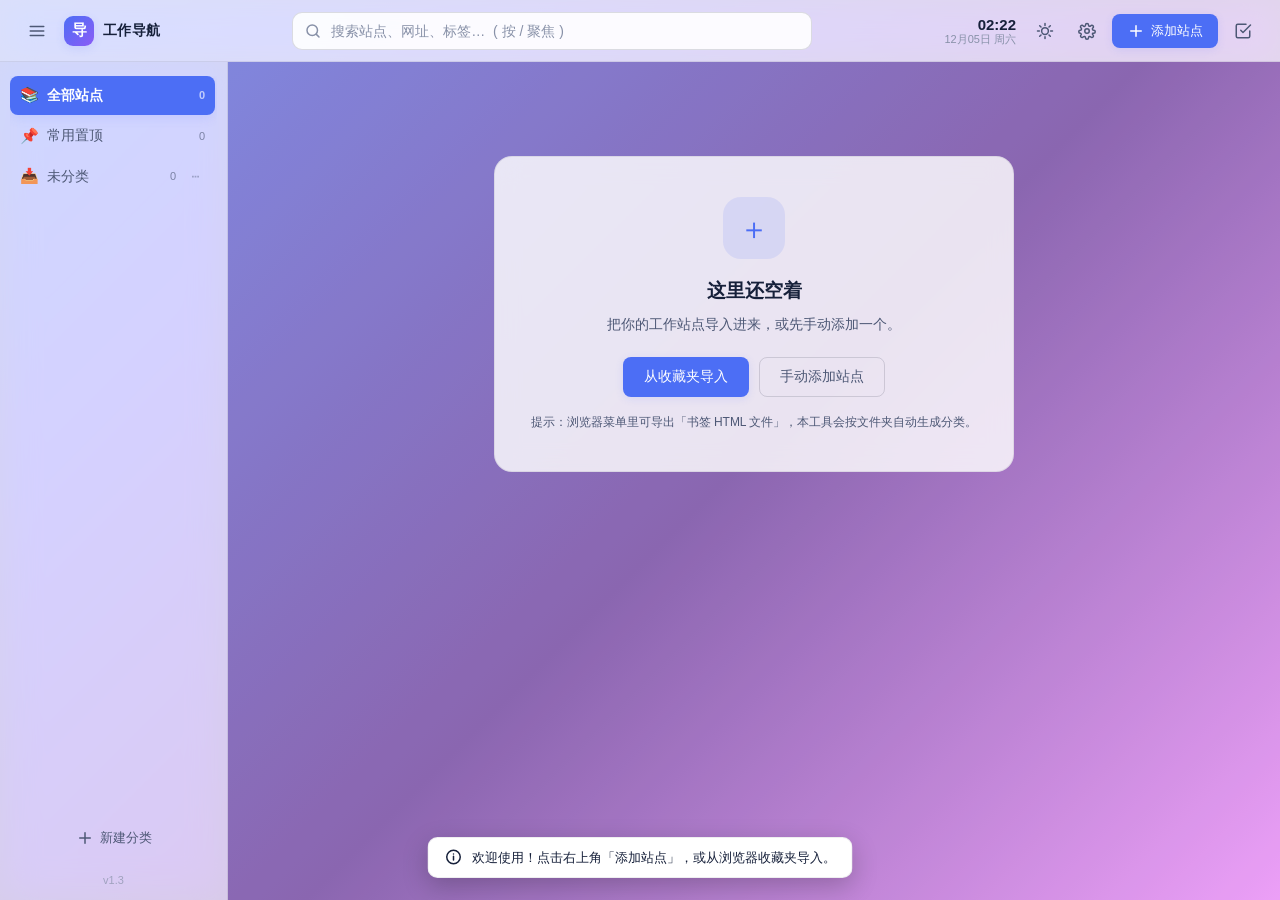
<file: index.html>
<!DOCTYPE html>
<html data-theme="light" lang="zh-CN">
<head>
<meta charset="UTF-8">
<meta content="width=device-width, initial-scale=1.0" name="viewport">
<meta content="工作导航 · 纯本地的个人工作网址导航页：卡片式收藏、收藏夹导入、拼音搜索、自定义壁纸，数据只存在你自己的浏览器里。" name="description">
<meta content="#667eea" name="theme-color">
<meta content="website" property="og:type">
<meta content="工作导航 · 你的工作站点桌面" property="og:title">
<meta content="把 OA、GitLab、监控大盘、内部 Wiki 收进一个页面，支持收藏夹导入、拼音搜索与自定义壁纸。" property="og:description">
<meta content="summary" name="twitter:card">
<link href="assets/favicon.svg" rel="icon" type="image/svg+xml">
<link href="assets/favicon.svg" rel="apple-touch-icon">
<link href="manifest.webmanifest" rel="manifest">
<title>工作导航</title>
<link href="assets/css/base.css" rel="stylesheet">
<link href="assets/css/layout.css" rel="stylesheet">
<link href="assets/css/components.css" rel="stylesheet">
</head>
<body>

<!-- ===== 背景层 ===== -->
<div class="bg-layer" id="bgLayer">
  <div class="bg-overlay" id="bgOverlay"></div>
</div>

<!-- ===== 顶栏 ===== -->
<header class="topbar">
  <div class="topbar-left">
    <button aria-expanded="true" aria-label="折叠侧边栏" class="icon-btn" id="btnSidebarToggle" title="折叠侧边栏">
      <svg class="ico" viewBox="0 0 24 24"><path d="M3 6h18M3 12h18M3 18h18"/></svg>
    </button>
    <div class="brand">
      <span class="brand-mark">导</span>
      <span class="brand-text">工作导航</span>
    </div>
  </div>

  <div class="topbar-center">
    <div class="search-wrap">
      <svg class="ico search-ico" viewBox="0 0 24 24"><circle cx="11" cy="11" r="7"/><path d="M20 20l-3.5-3.5"/></svg>
      <input autocomplete="off" class="search-input" id="searchInput" placeholder="搜索站点、网址、标签…  ( 按 / 聚焦 )" spellcheck="false" type="text">
      <button class="icon-btn search-clear" hidden id="btnSearchClear" title="清空">
        <svg class="ico" viewBox="0 0 24 24"><path d="M6 6l12 12M18 6L6 18"/></svg>
      </button>
    </div>
  </div>

  <div class="topbar-right">
    <div class="clock" id="clock" title="当前时间">
      <span class="clock-time" id="clockTime">--:--</span>
      <span class="clock-date" id="clockDate">----</span>
    </div>
    <button class="icon-btn" id="btnTheme" title="切换主题">
      <svg class="ico ico-sun" viewBox="0 0 24 24"><circle cx="12" cy="12" r="4.5"/><path d="M12 2v2.5M12 19.5V22M2 12h2.5M19.5 12H22M4.9 4.9l1.8 1.8M17.3 17.3l1.8 1.8M19.1 4.9l-1.8 1.8M6.7 17.3l-1.8 1.8"/></svg>
      <svg class="ico ico-moon" viewBox="0 0 24 24"><path d="M20 14.5A8.5 8.5 0 0 1 9.5 4a8.5 8.5 0 1 0 10.5 10.5z"/></svg>
    </button>
    <button class="icon-btn" id="btnSettings" title="设置">
      <svg class="ico" viewBox="0 0 24 24"><circle cx="12" cy="12" r="3"/><path d="M19.4 15a1.7 1.7 0 0 0 .3 1.9l.1.1a2 2 0 1 1-2.8 2.8l-.1-.1a1.7 1.7 0 0 0-2.9 1.2 2 2 0 1 1-4 0 1.7 1.7 0 0 0-2.9-1.2l-.1.1a2 2 0 1 1-2.8-2.8l.1-.1A1.7 1.7 0 0 0 3 15a2 2 0 1 1 0-4 1.7 1.7 0 0 0 1.2-2.9l-.1-.1a2 2 0 1 1 2.8-2.8l.1.1A1.7 1.7 0 0 0 10 4.1a2 2 0 1 1 4 0 1.7 1.7 0 0 0 2.9 1.2l.1-.1a2 2 0 1 1 2.8 2.8l-.1.1A1.7 1.7 0 0 0 21 11a2 2 0 1 1 0 4z"/></svg>
    </button>
    <button class="btn btn-primary" id="btnAddSite">
      <svg class="ico" viewBox="0 0 24 24"><path d="M12 5v14M5 12h14"/></svg>
      <span>添加站点</span>
    </button>
    <button class="icon-btn" id="btnSelectMode" title="多选 / 批量操作">
      <svg class="ico" viewBox="0 0 24 24"><path d="M9 11l3 3L22 4"/><path d="M21 12v7a2 2 0 0 1-2 2H5a2 2 0 0 1-2-2V5a2 2 0 0 1 2-2h11"/></svg>
    </button>
    <span class="readonly-badge" hidden id="readonlyBadge">只读快照</span>
  </div>
</header>

<!-- ===== 主体 ===== -->
<div class="shell">
  <aside class="sidebar" id="sidebar">
    <nav class="cat-list" id="catList"></nav>
    <div class="sidebar-foot">
      <button class="btn btn-ghost btn-block" id="btnAddCategory">
        <svg class="ico" viewBox="0 0 24 24"><path d="M12 5v14M5 12h14"/></svg>
        <span>新建分类</span>
      </button>
      <div class="app-ver" id="appVer"></div>
    </div>
  </aside>

  <div class="sidebar-mask" hidden id="sidebarMask"></div>

  <main class="content" id="content">
    <div class="board" id="board"></div>
    <div class="empty-state" hidden id="emptyState">
      <div class="empty-illus">＋</div>
      <h2>这里还空着</h2>
      <p>把你的工作站点导入进来，或先手动添加一个。</p>
      <div class="empty-actions">
        <button class="btn btn-primary btn-lg" id="btnEmptyImport">从收藏夹导入</button>
        <button class="btn btn-outline btn-lg" id="btnEmptyAdd">手动添加站点</button>
      </div>
      <p class="empty-tip">提示：浏览器菜单里可导出「书签 HTML 文件」，本工具会按文件夹自动生成分类。</p>
    </div>
  </main>
</div>

<!-- ===== 站点编辑弹窗 ===== -->
<div class="modal" hidden id="siteModal">
  <div class="modal-mask" data-close></div>
  <div class="modal-panel">
    <div class="modal-head">
      <h3 id="siteModalTitle">添加站点</h3>
      <button class="icon-btn" data-close title="关闭">
        <svg class="ico" viewBox="0 0 24 24"><path d="M6 6l12 12M18 6L6 18"/></svg>
      </button>
    </div>
    <div class="modal-tip" id="siteImportTip">
      <svg class="ico" viewBox="0 0 24 24"><path d="M4 6.5A1.5 1.5 0 0 1 5.5 5H9l2 2h7a1.5 1.5 0 0 1 1.5 1.5v9A1.5 1.5 0 0 1 18 19H5.5A1.5 1.5 0 0 1 4 17.5z"/><path d="M9 13.5h6M12 10.5v6"/></svg>
      <span class="modal-tip-text">要一次添加多个站点？<button class="link-btn" id="btnImportFromBookmark" type="button">从浏览器书签导入</button>；只补一条？<button class="link-btn" id="btnPickFromBookmark" type="button">从收藏夹挑一个</button>，会填入本表单并归到当前选中的分类，不新建分类。</span>
    </div>
    <div class="modal-body">
      <form class="form" id="siteForm" novalidate>
        <input id="fSiteId" type="hidden">
        <div class="form-row">
          <label class="field">
            <span class="field-label">站点名称 <b class="req">*</b></span>
            <input autocomplete="off" id="fName" maxlength="30" placeholder="例如：公司 OA" type="text">
            <span class="field-err" id="errName"></span>
          </label>
        </div>
        <div class="form-row">
          <label class="field">
            <span class="field-label">网址 <b class="req">*</b></span>
            <input autocomplete="off" id="fUrl" placeholder="https://oa.example.com" spellcheck="false" type="text">
            <span class="field-err" id="errUrl"></span>
          </label>
        </div>
        <div class="form-row form-row-2">
          <label class="field">
            <span class="field-label">归属分类</span>
            <select id="fCategory"></select>
          </label>
          <label class="field">
            <span class="field-label">打开方式</span>
            <select id="fOpenIn">
              <option value="default">跟随全局设置</option>
              <option value="new">新标签页</option>
              <option value="self">当前页</option>
            </select>
          </label>
        </div>
        <div class="form-row">
          <label class="field">
            <span class="field-label">描述 <i class="opt">(选填)</i></span>
            <input autocomplete="off" id="fDesc" maxlength="60" placeholder="一句话说明这个站点用来做什么" type="text">
          </label>
        </div>
        <div class="form-row">
          <label class="field">
            <span class="field-label">图标地址 <i class="opt">(选填，留空自动获取)</i></span>
            <input autocomplete="off" id="fIcon" placeholder="https://…/favicon.ico" spellcheck="false" type="text">
          </label>
        </div>
        <div class="form-row">
          <label class="field">
            <span class="field-label">标签 <i class="opt">(选填，逗号分隔)</i></span>
            <input autocomplete="off" id="fTags" placeholder="常用, 内网" type="text">
          </label>
        </div>
        <div class="form-row form-row-inline">
          <label class="switch">
            <input id="fPinned" type="checkbox">
            <span class="switch-track"><span class="switch-thumb"></span></span>
            <span class="switch-label">置顶显示</span>
          </label>
        </div>
      </form>

      <aside class="preview-pane">
        <div class="preview-title">实时预览</div>
        <div class="site-card is-preview" id="previewCard">
          <div class="card-icon" id="previewIcon"></div>
          <div class="card-main">
            <div class="card-name" id="previewName">站点名称</div>
            <div class="card-desc" id="previewDesc">站点描述</div>
          </div>
        </div>
      </aside>
    </div>
    <div class="modal-foot">
      <button class="btn btn-ghost" id="btnSaveAndNew">保存并继续添加</button>
      <div class="foot-right">
        <button class="btn btn-outline" data-close>取消</button>
        <button class="btn btn-primary" id="btnSaveSite">保存</button>
      </div>
    </div>
  </div>
</div>

<!-- ===== 从收藏夹挑单个站点 ===== -->
<input accept=".html,.htm,text/html" hidden id="bmFileInput" type="file">
<div class="modal" hidden id="bmPickModal">
  <div class="modal-mask" data-close></div>
  <div class="modal-panel modal-narrow">
    <div class="modal-head">
      <h3>从收藏夹挑一个站点</h3>
      <button class="icon-btn" data-close title="关闭">
        <svg class="ico" viewBox="0 0 24 24"><path d="M6 6l12 12M18 6L6 18"/></svg>
      </button>
    </div>
    <div class="modal-body is-stack">
      <div class="bm-bar">
        <input autocomplete="off" class="text-input bm-search" id="bmSearch" placeholder="搜索名称、网址或书签目录…" spellcheck="false" type="text">
        <span class="bm-count" id="bmCount"></span>
      </div>
      <div class="bm-list" id="bmList"></div>
      <p class="bm-hint" id="bmHint"></p>
      <p class="note-err" hidden id="bmErr"></p>
    </div>
    <div class="modal-foot">
      <span class="foot-note" id="bmFootNote">只会填入表单，不会新建分类</span>
      <div class="foot-right">
        <button class="btn btn-outline" data-close>取消</button>
      </div>
    </div>
  </div>
</div>

<!-- ===== 导入向导弹窗 ===== -->

<div class="modal" hidden id="importModal">
  <div class="modal-mask" data-close></div>
  <div class="modal-panel modal-wide">
    <div class="modal-head">
      <h3>从浏览器收藏夹导入</h3>
      <button class="icon-btn" data-close title="关闭">
        <svg class="ico" viewBox="0 0 24 24"><path d="M6 6l12 12M18 6L6 18"/></svg>
      </button>
    </div>
    <div class="modal-body is-stack">
      <ol class="steps" id="importSteps">
        <li class="step is-active" data-step="1"><span class="step-no">1</span><span>选择文件</span></li>
        <li class="step" data-step="2"><span class="step-no">2</span><span>预览结果</span></li>
        <li class="step" data-step="3"><span class="step-no">3</span><span>确认导入</span></li>
      </ol>

      <!-- 步骤 1 -->
      <section class="step-pane" data-pane="1">
        <div class="dropzone" id="dropzone">
          <svg class="ico drop-ico" viewBox="0 0 24 24"><path d="M12 16V4M7 9l5-5 5 5M4 17v2a2 2 0 0 0 2 2h12a2 2 0 0 0 2-2v-2"/></svg>
          <p class="drop-title">把书签 HTML 文件拖到这里，或点击选择</p>
          <p class="drop-sub">支持 Chrome / Edge / Firefox / 360 导出的书签文件</p>
          <input accept=".html,.htm,text/html" hidden id="fileInput" type="file">
        </div>
        <details class="howto">
          <summary>各浏览器如何导出书签？</summary>
          <table class="mini-table">
            <tr><td>Chrome</td><td>书签管理器（Ctrl+Shift+O）→ 右上角 ⋮ → 导出书签</td></tr>
            <tr><td>Edge</td><td>收藏夹（Ctrl+Shift+O）→ 右上角 … → 导出收藏夹</td></tr>
            <tr><td>Firefox</td><td>书签库（Ctrl+Shift+O）→ 导入和备份 → 导出书签到 HTML</td></tr>
            <tr><td>360 浏览器</td><td>收藏夹 → 管理收藏夹 → 导出</td></tr>
          </table>
          <p class="note-warn">注：Safari 导出的为 plist 格式，暂不支持。</p>
        </details>
        <p class="note-err" hidden id="importErr"></p>
      </section>

      <!-- 步骤 2 -->
      <section class="step-pane" data-pane="2" hidden>
        <div class="stat-row" id="importStats"></div>
        <div class="tree-wrap">
          <div class="tree-head">
            <label class="check">
              <input checked id="checkAllCats" type="checkbox">
              <span>全选 / 全不选</span>
            </label>
            <div class="tree-tools">
              <button class="link-btn" id="btnTreeToggle" type="button">收起全部</button>
              <span class="tree-hint">按书签目录层级展示，可逐个站点勾选</span>
            </div>
          </div>
          <div class="tree" id="importTree"></div>
        </div>
      </section>

      <!-- 步骤 3 -->
      <section class="step-pane" data-pane="3" hidden>
        <div class="mode-group" id="modeGroup">
          <label class="mode-card">
            <input checked name="importMode" type="radio" value="merge">
            <div class="mode-body">
              <div class="mode-title">智能合并 <span class="badge-rec">推荐</span></div>
              <div class="mode-desc">已存在的网址跳过，新网址追加到对应分类，同名分类自动合并</div>
            </div>
          </label>
          <label class="mode-card">
            <input name="importMode" type="radio" value="newonly">
            <div class="mode-body">
              <div class="mode-title">仅新增</div>
              <div class="mode-desc">只导入本地没有的网址，不重复创建同名分类</div>
            </div>
          </label>
          <label class="mode-card is-danger">
            <input name="importMode" type="radio" value="replace">
            <div class="mode-body">
              <div class="mode-title">全量覆盖 <span class="badge-danger">高危</span></div>
              <div class="mode-desc">清空现有全部分类与站点后再导入，操作不可撤销</div>
            </div>
          </label>
        </div>
        <div class="confirm-warn" hidden id="replaceWarn">
          确定要清空当前的站点与分类吗？建议先到「设置 → 数据」导出备份。
        </div>
        <div class="stat-row result-row" hidden id="importResult"></div>
      </section>
    </div>
    <div class="modal-foot">
      <span class="foot-note" id="importFootNote"></span>
      <div class="foot-right">
        <button class="btn btn-outline" hidden id="btnImportBack">上一步</button>
        <button class="btn btn-primary" id="btnImportNext">下一步</button>
      </div>
    </div>
  </div>
</div>

<!-- ===== 设置抽屉 ===== -->
<div class="drawer" hidden id="settingsDrawer">
  <div class="drawer-mask" data-close></div>
  <aside class="drawer-panel">
    <div class="drawer-head">
      <h3>设置</h3>
      <button class="icon-btn" data-close title="关闭">
        <svg class="ico" viewBox="0 0 24 24"><path d="M6 6l12 12M18 6L6 18"/></svg>
      </button>
    </div>
    <div class="tabs" id="settingsTabs">
      <button class="tab is-active" data-tab="appearance">外观</button>
      <button class="tab" data-tab="background">背景</button>
      <button class="tab" data-tab="layout">布局</button>
      <button class="tab" data-tab="behavior">行为</button>
      <button class="tab" data-tab="data">数据</button>
    </div>
    <div class="drawer-body">

      <section class="tab-pane is-active" data-pane="appearance">
        <div class="setting-group">
          <div class="setting-title">主题模式</div>
          <div class="seg" id="segTheme">
            <button data-val="auto">跟随系统</button>
            <button data-val="light">亮色</button>
            <button data-val="dark">暗色</button>
          </div>
        </div>
      </section>

      <section class="tab-pane" data-pane="background">
        <div class="setting-group">
          <div class="setting-title">背景类型</div>
          <div class="seg seg-wrap" id="segBgType">
            <button data-val="preset">预设壁纸</button>
            <button data-val="gradient">渐变</button>
            <button data-val="color">纯色</button>
            <button data-val="upload">本地上传</button>
            <button data-val="url">图片链接</button>
            <button data-val="none">无背景</button>
          </div>
        </div>

        <div class="setting-group" id="panePreset">
          <div class="setting-title">选择壁纸</div>
          <div class="wallpaper-grid" id="wallpaperGrid"></div>
        </div>

        <div class="setting-group" hidden id="paneGradient">
          <div class="setting-title">渐变配色</div>
          <div class="preset-swatches" id="gradientSwatches"></div>
          <div class="row-2">
            <label class="field-inline"><span>起始色</span><input id="gradFrom" type="color" value="#667eea"></label>
            <label class="field-inline"><span>结束色</span><input id="gradTo" type="color" value="#764ba2"></label>
          </div>
          <label class="field"><span class="field-label">角度 <b id="gradAngleVal">135</b>°</span>
            <input id="gradAngle" max="360" min="0" type="range" value="135">
          </label>
        </div>

        <div class="setting-group" hidden id="paneColor">
          <div class="setting-title">背景颜色</div>
          <div class="preset-swatches" id="colorSwatches"></div>
          <label class="field-inline"><span>自定义</span><input id="bgColor" type="color" value="#1e1e2e"></label>
        </div>

        <div class="setting-group" hidden id="paneUpload">
          <div class="setting-title">本地图片</div>
          <p class="note-sub">图片会先在本地压缩后保存，不会上传到任何服务器。</p>
          <button class="btn btn-outline btn-block" id="btnPickImage">选择本机图片（jpg / png / webp）</button>
          <input accept="image/*" hidden id="imageInput" type="file">
          <div class="thumb-list" id="uploadedThumbs"></div>
          <p class="note-sub" id="uploadHint"></p>
        </div>

        <div class="setting-group" hidden id="paneUrl">
          <div class="setting-title">图片链接</div>
          <input class="text-input" id="bgUrl" placeholder="https://…/wallpaper.jpg" type="text">
          <button class="btn btn-outline btn-block" id="btnApplyUrl">应用这个链接</button>
          <p class="note-sub">图片由第三方提供，可能因跨域或失效而无法显示。</p>
        </div>

        <div class="setting-group">
          <div class="setting-title">显示调节</div>
          <label class="field">
            <span class="field-label">模糊程度 <b id="blurVal">0</b> px</span>
            <input id="bgBlur" max="20" min="0" type="range" value="0">
          </label>
          <label class="field">
            <span class="field-label">遮罩浓度 <b id="overlayVal">15</b>%</span>
            <input id="bgOverlayRange" max="80" min="0" type="range" value="15">
          </label>
          <label class="field">
            <span class="field-label">填充方式</span>
            <select id="bgFit">
              <option value="cover">铺满裁切 (cover)</option>
              <option value="contain">完整显示 (contain)</option>
              <option value="repeat">平铺 (repeat)</option>
            </select>
          </label>
          <label class="switch">
            <input checked id="autoThemeColor" type="checkbox">
            <span class="switch-track"><span class="switch-thumb"></span></span>
            <span class="switch-label">从背景图提取主色，用于卡片描边与按钮</span>
          </label>
        </div>

        <div class="setting-group">
          <div class="setting-title">壁纸轮播</div>
          <label class="switch">
            <input id="bgRotate" type="checkbox">
            <span class="switch-track"><span class="switch-thumb"></span></span>
            <span class="switch-label">每隔一段时间自动切换预设壁纸</span>
          </label>
          <label class="field-inline" style="margin-top:10px">
            <span>间隔</span>
            <select class="text-input" id="bgRotateMin" style="width:auto; min-width:110px">
              <option value="1">1 分钟</option>
              <option selected value="5">5 分钟</option>
              <option value="10">10 分钟</option>
              <option value="30">30 分钟</option>
              <option value="60">1 小时</option>
            </select>
          </label>
        </div>
      </section>

      <section class="tab-pane" data-pane="layout">
        <div class="setting-group">
          <div class="setting-title">排序方式</div>
          <div class="seg seg-wrap" id="segSortMode">
            <button data-val="manual">手动排序</button>
            <button data-val="name">名称</button>
            <button data-val="clicks">访问量</button>
            <button data-val="recent">最近访问</button>
          </div>
          <p class="note-sub">选「手动排序」才能拖动卡片调整顺序；其它模式按规则自动排。</p>
        </div>
        <div class="setting-group">
          <div class="setting-title">每行卡片数</div>
          <div class="seg seg-wrap" id="segColumns">
            <button data-val="auto">自动</button>
            <button data-val="3">3</button>
            <button data-val="4">4</button>
            <button data-val="5">5</button>
            <button data-val="6">6</button>
          </div>
        </div>
        <div class="setting-group">
          <div class="setting-title">卡片尺寸</div>
          <div class="seg" id="segCardSize">
            <button data-val="small">小</button>
            <button data-val="medium">中</button>
            <button data-val="large">大</button>
          </div>
        </div>
        <div class="setting-group">
          <label class="switch">
            <input checked id="showDesc" type="checkbox">
            <span class="switch-track"><span class="switch-thumb"></span></span>
            <span class="switch-label">显示站点描述</span>
          </label>
          <label class="switch" style="margin-top:10px">
            <input id="showTags" type="checkbox">
            <span class="switch-track"><span class="switch-thumb"></span></span>
            <span class="switch-label">在卡片上显示标签（点击标签即筛选）</span>
          </label>
        </div>
      </section>

      <section class="tab-pane" data-pane="behavior">
        <div class="setting-group">
          <div class="setting-title">默认打开方式</div>
          <div class="seg" id="segOpenIn">
            <button data-val="new">新标签页</button>
            <button data-val="self">当前页</button>
          </div>
        </div>
        <div class="setting-group">
          <label class="switch">
            <input checked id="showClock" type="checkbox">
            <span class="switch-track"><span class="switch-thumb"></span></span>
            <span class="switch-label">在顶栏显示时间</span>
          </label>
          <label class="switch">
            <input id="allowFaviconFetch" type="checkbox">
            <span class="switch-track"><span class="switch-thumb"></span></span>
            <span class="switch-label">联网抓取站点图标（会向第三方域名发起请求）</span>
          </label>
          <p class="note-sub">关闭时仅使用本地图标或首字母色块，保证全程离线、不外发任何数据。</p>
        </div>
        <div class="setting-group">
          <div class="setting-title">站内搜不到时，跳转搜索引擎</div>
          <label class="field-inline">
            <span>默认引擎</span>
            <select class="text-input" id="searchEngine" style="width:auto; min-width:120px">
              <option value="baidu">百度</option>
              <option value="bing">必应</option>
              <option value="google">Google</option>
            </select>
          </label>
          <p class="note-sub">只在点「没有找到匹配的站点」里的按钮时才跳转，不会自动发请求。</p>
        </div>
      </section>

      <section class="tab-pane" data-pane="data">
        <div class="setting-group">
          <div class="setting-title">备份与恢复</div>
          <p class="note-sub">数据保存在本浏览器中。清理浏览器数据、更换电脑或浏览器都会导致数据丢失，请定期导出备份。</p>
          <button class="btn btn-primary btn-block" id="btnExport">导出 JSON 备份</button>
          <button class="btn btn-outline btn-block" id="btnImportJson">导入 JSON 备份</button>
          <input accept=".json,application/json" hidden id="jsonInput" type="file">
          <button class="btn btn-outline btn-block" id="btnRollback">回滚到上一次修改前</button>
          <p class="note-sub" id="rollbackHint"></p>
        </div>
        <div class="setting-group">
          <div class="setting-title">分享给同事（只读快照）</div>
          <p class="note-sub">把当前的站点数据烤进一个独立的 HTML 文件，别人打开就能看，但改不了。适合发到群里或放进共享盘。</p>
          <button class="btn btn-primary btn-block" id="btnSnapshot">导出只读快照 HTML</button>
        </div>
        <div class="setting-group">
          <div class="setting-title">统计</div>
          <div class="stat-mini" id="dataStats"></div>
          <button class="btn btn-outline btn-block" id="btnStats" style="margin-top:10px">查看访问统计</button>
        </div>
        <div class="setting-group">
          <div class="setting-title">回收站</div>
          <p class="note-sub" id="trashHint">回收站是空的。</p>
          <div class="trash-list" id="trashList"></div>
          <button class="btn btn-outline btn-block" id="btnEmptyTrash" style="margin-top:10px">清空回收站</button>
        </div>
        <div class="setting-group is-danger">
          <div class="setting-title">危险操作</div>
          <button class="btn btn-danger btn-block" id="btnClearAll">清空所有数据</button>
        </div>
      </section>

    </div>
  </aside>
</div>

<!-- ===== 右键菜单 ===== -->
<div class="context-menu" hidden id="contextMenu">
  <button data-act="open">打开</button>
  <button data-act="opennew">在新标签页打开</button>
  <button data-act="copy">复制链接</button>
  <button data-act="pin">置顶 / 取消置顶</button>
  <button data-act="edit">编辑</button>
  <button class="is-danger" data-act="delete">删除</button>
</div>

<!-- ===== 确认对话框 ===== -->
<div class="modal" hidden id="confirmModal">
  <div class="modal-mask" data-close></div>
  <div class="modal-panel modal-sm">
    <div class="modal-head"><h3 id="confirmTitle">确认操作</h3></div>
    <div class="modal-body"><p class="confirm-text" id="confirmText"></p></div>
    <div class="modal-foot">
      <div class="foot-right">
        <button class="btn btn-outline" data-close>取消</button>
        <button class="btn btn-danger" id="confirmOk">确定</button>
      </div>
    </div>
  </div>
</div>

<!-- ===== 访问统计 ===== -->
<div class="modal" hidden id="statsModal">
  <div class="modal-mask" data-close></div>
  <div class="modal-panel modal-wide">
    <div class="modal-head">
      <h3>访问统计</h3>
      <button class="icon-btn" data-close title="关闭">
        <svg class="ico" viewBox="0 0 24 24"><path d="M6 6l12 12M18 6L6 18"/></svg>
      </button>
    </div>
    <div class="modal-body is-stack">
      <div id="statsPanel"></div>
    </div>
  </div>
</div>

<!-- ===== 多选工具条 ===== -->
<div class="select-bar" hidden id="selectBar">
  <span class="sel-count" id="selCount">已选 0 个</span>
  <button class="btn btn-ghost btn-sm" id="selAll">全选</button>
  <select class="text-input select-sm" id="selCategory"></select>
  <button class="btn btn-ghost btn-sm" id="selMove">移动</button>
  <button class="btn btn-ghost btn-sm" id="selPin">置顶</button>
  <button class="btn btn-ghost btn-sm is-danger" id="selDelete">删除</button>
  <button class="btn btn-outline btn-sm" id="selExit">退出</button>
</div>

<!-- ===== Toast ===== -->
<div class="toast-wrap" id="toastWrap"></div>

<script defer src="assets/js/utils.js"></script>
<script defer src="assets/js/storage.js"></script>
<script defer src="assets/js/store.js"></script>
<script defer src="assets/js/pinyin.js"></script>
<script defer src="assets/js/background.js"></script>
<script defer src="assets/js/bookmark.js"></script>
<script defer src="assets/js/render.js"></script>
<script defer src="assets/js/app.js"></script>
</body>
</html>
</file>
<file: assets/css/base.css>
/* ============================================================
   base.css — 变量体系 / 主题 / 重置
   ============================================================ */

/* ---------- 亮色主题（默认） ---------- */
:root {
  --bg: #f4f6fb;
  --bg-elevated: #ffffff;

  --card-bg: rgba(255, 255, 255, 0.82);
  --card-bg-hover: rgba(255, 255, 255, 0.95);
  --card-border: rgba(15, 23, 42, 0.07);
  --card-border-hover: rgba(76, 110, 245, 0.35);
  --card-shadow: 0 4px 16px rgba(15, 23, 42, 0.07);
  --card-shadow-hover: 0 10px 28px rgba(15, 23, 42, 0.13);

  --sidebar-bg: rgba(255, 255, 255, 0.66);
  --topbar-bg: rgba(255, 255, 255, 0.72);

  --text: #16203a;
  --text-2: #4d5875;
  --text-3: #8891a8;

  --accent: #4c6ef5;
  --accent-soft: rgba(76, 110, 245, 0.12);
  --accent-text: #ffffff;

  --danger: #e5484d;
  --danger-soft: rgba(229, 72, 77, 0.1);
  --success: #30a46c;
  --warn: #d97706;
  --warn-soft: rgba(217, 119, 6, 0.1);

  --divider: rgba(15, 23, 42, 0.08);
  --input-bg: rgba(255, 255, 255, 0.9);
  --input-border: rgba(15, 23, 42, 0.14);

  --overlay-color: 255, 255, 255;
  --blur-amount: 12px;

  --r-card: 12px;
  --r-btn: 8px;
  --r-sm: 6px;

  --sp: 8px;
  --topbar-h: 62px;
  --sidebar-w: 228px;

  --ease: cubic-bezier(0.4, 0, 0.2, 1);
  --trans: all 0.2s var(--ease);

  /* 层级阶梯：数值越大越靠前。统一在这里约定，避免再出现
     「从设置抽屉里打开的弹窗被抽屉盖住」这类层叠错误。 */
  --z-sidebar-mask: 15;
  --z-topbar: 20;
  --z-select-bar: 60;
  --z-drawer: 110;
  --z-modal: 120;      /* 必须高于抽屉：弹窗可以从抽屉里打开 */
  --z-context-menu: 200;
  --z-toast: 300;

  --font: -apple-system, BlinkMacSystemFont, "Segoe UI", "PingFang SC",
    "Hiragino Sans GB", "Microsoft YaHei", "Helvetica Neue", Arial, sans-serif;
}

/* ---------- 暗色主题 ---------- */
[data-theme="dark"] {
  --bg: #0f1424;
  --bg-elevated: #1a2135;

  --card-bg: rgba(30, 38, 60, 0.72);
  --card-bg-hover: rgba(40, 50, 78, 0.88);
  --card-border: rgba(255, 255, 255, 0.08);
  --card-border-hover: rgba(110, 140, 255, 0.45);
  --card-shadow: 0 4px 16px rgba(0, 0, 0, 0.3);
  --card-shadow-hover: 0 10px 28px rgba(0, 0, 0, 0.45);

  --sidebar-bg: rgba(22, 29, 48, 0.7);
  --topbar-bg: rgba(18, 24, 40, 0.75);

  --text: #eef1f8;
  --text-2: #a7b0c8;
  --text-3: #6f7893;

  --accent: #6e8cff;
  --accent-soft: rgba(110, 140, 255, 0.16);
  --accent-text: #ffffff;

  --danger: #ff6b6f;
  --danger-soft: rgba(255, 107, 111, 0.14);
  --success: #4ade80;
  --warn: #fbbf24;
  --warn-soft: rgba(251, 191, 36, 0.13);

  --divider: rgba(255, 255, 255, 0.09);
  --input-bg: rgba(12, 17, 30, 0.6);
  --input-border: rgba(255, 255, 255, 0.14);

  --overlay-color: 0, 0, 0;
}

/* ---------- 重置 ---------- */
* { box-sizing: border-box; }

html, body {
  margin: 0;
  padding: 0;
  height: 100%;
}

body {
  font-family: var(--font);
  font-size: 14px;
  line-height: 1.5;
  color: var(--text);
  background: var(--bg);
  -webkit-font-smoothing: antialiased;
  overflow: hidden;
}

h1, h2, h3, h4, p, ul, ol, figure { margin: 0; padding: 0; }
ul, ol { list-style: none; }
a { color: inherit; text-decoration: none; }

button, input, select, textarea {
  font-family: inherit;
  font-size: inherit;
  color: inherit;
}

button { cursor: pointer; border: none; background: none; }

/* ---------- 图标 ---------- */
.ico {
  width: 18px;
  height: 18px;
  fill: none;
  stroke: currentColor;
  stroke-width: 2;
  stroke-linecap: round;
  stroke-linejoin: round;
  flex: none;
}

/* ---------- 滚动条 ---------- */
* {
  scrollbar-width: thin;
  scrollbar-color: var(--text-3) transparent;
}
*::-webkit-scrollbar { width: 8px; height: 8px; }
*::-webkit-scrollbar-track { background: transparent; }
*::-webkit-scrollbar-thumb {
  background: rgba(128, 128, 140, 0.35);
  border-radius: 99px;
}
*::-webkit-scrollbar-thumb:hover { background: rgba(128, 128, 140, 0.6); }

/* ---------- 通用工具类 ---------- */
[hidden] { display: none !important; }

/* 工具类必须压过组件自身的 display，否则会被后加载的 .icon-btn 覆盖 */
.only-mobile { display: none !important; }

@media (max-width: 1023px) {
  .only-mobile { display: inline-flex !important; align-items: center; justify-content: center; }
}

/* 选区颜色 */
::selection { background: var(--accent-soft); }

/* 焦点可见性（键盘导航） */
:focus-visible {
  outline: 2px solid var(--accent);
  outline-offset: 2px;
  border-radius: 4px;
}
</file>
<file: assets/css/layout.css>
/* ============================================================
   layout.css — 背景层 / 顶栏 / 侧栏 / 内容区 / 卡片网格
   ============================================================ */

/* ---------- 背景层 ---------- */
.bg-layer {
  position: fixed;
  inset: 0;
  z-index: 0;
  background-color: var(--bg);
  background-size: cover;
  background-position: center;
  background-repeat: no-repeat;
  transition: opacity 0.4s var(--ease);
}

/* 模糊通过独立的伪层实现，避免影响页面内容 */
.bg-layer::before {
  content: "";
  position: absolute;
  inset: 0;
  background: inherit;
  filter: blur(var(--bg-blur, 0px));
  transform: scale(1.06); /* 消除模糊边缘白边 */
  pointer-events: none;
}

.bg-overlay {
  position: absolute;
  inset: 0;
  background: rgba(var(--overlay-color), var(--bg-overlay, 0.15));
  transition: background 0.3s var(--ease);
}

/* ---------- 顶栏 ---------- */
.topbar {
  position: relative;
  z-index: 20;
  height: var(--topbar-h);
  display: flex;
  align-items: center;
  gap: 16px;
  padding: 0 20px;
  background: var(--topbar-bg);
  backdrop-filter: blur(18px) saturate(160%);
  -webkit-backdrop-filter: blur(18px) saturate(160%);
  border-bottom: 1px solid var(--divider);
}

.topbar-left { display: flex; align-items: center; gap: 10px; flex: none; }
.topbar-center { flex: 1; display: flex; justify-content: center; min-width: 0; }
.topbar-right { display: flex; align-items: center; gap: 8px; flex: none; }

.brand { display: flex; align-items: center; gap: 9px; user-select: none; }

.brand-mark {
  width: 30px; height: 30px;
  display: grid; place-items: center;
  border-radius: 9px;
  background: linear-gradient(135deg, var(--accent), #8b5cf6);
  color: #fff;
  font-weight: 700;
  font-size: 15px;
  box-shadow: 0 3px 10px var(--accent-soft);
}

.brand-text { font-weight: 650; letter-spacing: 0.3px; white-space: nowrap; }

/* 搜索框 */
.search-wrap {
  position: relative;
  width: min(520px, 100%);
  display: flex;
  align-items: center;
}

.search-ico {
  position: absolute;
  left: 12px;
  color: var(--text-3);
  pointer-events: none;
}

.search-input {
  width: 100%;
  height: 38px;
  padding: 0 38px 0 38px;
  border-radius: 10px;
  border: 1px solid var(--input-border);
  background: var(--input-bg);
  color: var(--text);
  transition: var(--trans);
}

.search-input::placeholder { color: var(--text-3); }

.search-input:focus {
  outline: none;
  border-color: var(--accent);
  box-shadow: 0 0 0 3px var(--accent-soft);
  background: var(--bg-elevated);
}

.search-clear { position: absolute; right: 6px; width: 26px; height: 26px; }

/* 时钟 */
.clock {
  display: flex;
  flex-direction: column;
  align-items: flex-end;
  line-height: 1.15;
  margin-right: 4px;
  user-select: none;
}
.clock-time { font-size: 15px; font-weight: 650; font-variant-numeric: tabular-nums; }
.clock-date { font-size: 11px; color: var(--text-3); }

/* ---------- 主体布局 ---------- */
.shell {
  position: relative;
  z-index: 10;
  display: flex;
  height: calc(100vh - var(--topbar-h));
}

/* ---------- 侧栏 ---------- */
.sidebar {
  width: var(--sidebar-w);
  flex: none;
  display: flex;
  flex-direction: column;
  padding: 14px 10px 12px;
  background: var(--sidebar-bg);
  backdrop-filter: blur(18px) saturate(160%);
  -webkit-backdrop-filter: blur(18px) saturate(160%);
  border-right: 1px solid var(--divider);
  overflow: hidden;
  transition: width 0.26s var(--ease), padding 0.26s var(--ease),
    border-color 0.26s var(--ease), opacity 0.2s var(--ease);
}

.cat-list {
  flex: 1;
  overflow-y: auto;
  overflow-x: hidden;
  padding-right: 2px;
}

.sidebar-foot { flex: none; padding-top: 10px; }

/* 版本号：低调但可查，方便确认线上跑的是哪一版 */
.app-ver {
  margin-top: 10px;
  text-align: center;
  font-size: 11px;
  line-height: 1.4;
  color: var(--text-3);
  opacity: 0.7;
  user-select: text;
}

/* 分类项 */
.cat-item {
  position: relative;
  display: flex;
  align-items: center;
  gap: 9px;
  padding: 8px 10px;
  margin-bottom: 2px;
  border-radius: var(--r-btn);
  color: var(--text-2);
  cursor: pointer;
  transition: var(--trans);
  user-select: none;
}

.cat-item:hover { background: var(--accent-soft); color: var(--text); }

.cat-item.is-active {
  background: var(--accent);
  color: var(--accent-text);
  font-weight: 600;
  box-shadow: 0 3px 12px var(--accent-soft);
}

.cat-item .cat-ico { font-size: 15px; width: 18px; text-align: center; flex: none; }
.cat-item .cat-name {
  flex: 1;
  overflow: hidden;
  text-overflow: ellipsis;
  white-space: nowrap;
}
.cat-item .cat-count {
  font-size: 11px;
  opacity: 0.65;
  font-variant-numeric: tabular-nums;
  flex: none;
}
.cat-item .cat-more {
  opacity: 0;
  width: 20px; height: 20px;
  display: grid; place-items: center;
  border-radius: 5px;
  transition: var(--trans);
  flex: none;
}
.cat-item:hover .cat-more { opacity: 0.7; }
.cat-item .cat-more:hover { background: rgba(128, 128, 140, 0.25); opacity: 1; }
/* 「未分类」等虚拟分组的操作入口常驻可见，否则用户找不到 */
.cat-item .cat-more.is-always { opacity: 0.4; }
.cat-item:hover .cat-more.is-always { opacity: 0.85; }

/* 多级分类缩进：--depth 由 JS 按实际层级写入（1 = 二级，最多 3） */
.cat-item.is-sub { padding-left: calc(26px + var(--depth, 0) * 14px); font-size: 13px; }
/* 层级参考线：让三层以上也能一眼看出归属 */
.cat-item.is-sub::before {
  content: '';
  position: absolute;
  left: calc(16px + (var(--depth, 0) - 1) * 14px);
  top: 8px;
  bottom: 8px;
  width: 1px;
  background: var(--divider);
}

.cat-sep {
  height: 1px;
  margin: 8px 6px;
  background: var(--divider);
}

.cat-sect-title {
  padding: 10px 10px 6px;
  font-size: 11px;
  font-weight: 650;
  letter-spacing: 0.6px;
  color: var(--text-3);
  text-transform: uppercase;
}

.sidebar-mask {
  position: fixed;
  inset: 0;
  z-index: 15;
  background: rgba(0, 0, 0, 0.4);
  backdrop-filter: blur(2px);
}

/* ---------- 内容区 ---------- */
.content {
  flex: 1;
  overflow-y: auto;
  overflow-x: hidden;
  padding: 22px 26px 60px;
  scroll-behavior: smooth;
}

.board { display: flex; flex-direction: column; gap: 26px; }

/* ---------- 分类区块 ---------- */
.section-head {
  display: flex;
  align-items: center;
  gap: 10px;
  margin-bottom: 12px;
}

/* 多级分类：子层级的区块整体缩进，层级越深缩进越大（最多 3 级视觉缩进） */
.section.is-nested { margin-left: calc(var(--depth, 1) * 18px); }
.section.is-nested .section-title { font-size: 14px; }
.section.is-nested .section-head::before {
  content: '';
  width: 3px;
  height: 14px;
  border-radius: 2px;
  background: var(--divider);
  flex: none;
}

.section-title {
  display: flex;
  align-items: center;
  gap: 8px;
  font-size: 15px;
  font-weight: 650;
  color: var(--text);
}

.section-title .cat-ico { font-size: 16px; }

/* 深层分组：标题前显示父级路径，避免只看名字分不清归属 */
.section-path {
  font-size: 12px;
  font-weight: 450;
  color: var(--text-2);
  opacity: 0.72;
}

.section-count {
  font-size: 12px;
  color: var(--text-3);
  background: var(--accent-soft);
  padding: 1px 8px;
  border-radius: 99px;
  font-variant-numeric: tabular-nums;
}

.section-line {
  flex: 1;
  height: 1px;
  background: var(--divider);
  min-width: 20px;
}

.section-add {
  display: inline-flex;
  align-items: center;
  gap: 4px;
  font-size: 12px;
  color: var(--text-3);
  padding: 4px 9px;
  border-radius: var(--r-sm);
  transition: var(--trans);
  opacity: 0;
}
.section:hover .section-add { opacity: 1; }
.section-add:hover { background: var(--accent-soft); color: var(--accent); }

/* ---------- 卡片网格 ---------- */
.card-grid {
  display: grid;
  grid-template-columns: repeat(var(--cols, 5), minmax(0, 1fr));
  gap: 12px;
}

/* 卡片尺寸档位 */
.board[data-size="small"]  { --card-h: 56px; --card-ico: 32px; --card-fs: 13px; }
.board[data-size="medium"] { --card-h: 66px; --card-ico: 38px; --card-fs: 14px; }
.board[data-size="large"]  { --card-h: 78px; --card-ico: 46px; --card-fs: 15px; }

/* ---------- 站点卡片 ---------- */
.site-card {
  position: relative;
  display: flex;
  align-items: center;
  gap: 11px;
  min-height: var(--card-h, 66px);
  padding: 11px 13px;
  border-radius: var(--r-card);
  background: var(--card-bg);
  border: 1px solid var(--card-border);
  box-shadow: var(--card-shadow);
  backdrop-filter: blur(var(--blur-amount));
  -webkit-backdrop-filter: blur(var(--blur-amount));
  cursor: pointer;
  transition: var(--trans);
  overflow: hidden;
}

.site-card:hover {
  background: var(--card-bg-hover);
  border-color: var(--card-border-hover);
  box-shadow: var(--card-shadow-hover);
  transform: translateY(-2px);
}

.site-card:active { transform: translateY(0); }

/* 左侧主色条 */
.site-card::before {
  content: "";
  position: absolute;
  left: 0; top: 0; bottom: 0;
  width: 3px;
  background: var(--card-accent, var(--accent));
  opacity: 0;
  transition: var(--trans);
}
.site-card:hover::before { opacity: 1; }

/* 置顶标记 */
.site-card.is-pinned::after {
  content: "";
  position: absolute;
  top: 6px; right: 6px;
  width: 5px; height: 5px;
  border-radius: 50%;
  background: var(--accent);
}

.card-icon {
  width: var(--card-ico, 38px);
  height: var(--card-ico, 38px);
  flex: none;
  border-radius: 9px;
  display: grid;
  place-items: center;
  overflow: hidden;
  background: var(--bg-elevated);
  border: 1px solid var(--card-border);
  font-weight: 700;
  font-size: calc(var(--card-fs, 14px) + 1px);
  color: #fff;
  user-select: none;
}

.card-icon img {
  width: 100%;
  height: 100%;
  object-fit: contain;
  display: block;
}

.card-main { min-width: 0; flex: 1; }

.card-name {
  font-size: var(--card-fs, 14px);
  font-weight: 600;
  color: var(--text);
  overflow: hidden;
  text-overflow: ellipsis;
  white-space: nowrap;
}

.card-desc {
  font-size: 11.5px;
  color: var(--text-3);
  overflow: hidden;
  text-overflow: ellipsis;
  white-space: nowrap;
  margin-top: 1px;
}

.board[data-showdesc="false"] .card-desc { display: none; }

/* 搜索高亮 */
.hl {
  background: var(--warn-soft);
  color: var(--warn);
  border-radius: 3px;
  padding: 0 1px;
  font-weight: 700;
}

/* 预览卡片（弹窗内） */
.site-card.is-preview {
  cursor: default;
  box-shadow: none;
  max-width: 100%;
}
.site-card.is-preview:hover { transform: none; }

/* ---------- 空状态 ---------- */
.empty-state {
  max-width: 520px;
  margin: 8vh auto 0;
  text-align: center;
  padding: 40px 28px;
  border-radius: 18px;
  background: var(--card-bg);
  border: 1px solid var(--card-border);
  backdrop-filter: blur(var(--blur-amount));
  -webkit-backdrop-filter: blur(var(--blur-amount));
}

.empty-illus {
  width: 62px; height: 62px;
  margin: 0 auto 18px;
  display: grid; place-items: center;
  border-radius: 18px;
  font-size: 30px;
  font-weight: 300;
  color: var(--accent);
  background: var(--accent-soft);
}

.empty-state h2 { font-size: 19px; margin-bottom: 8px; }
.empty-state p { color: var(--text-2); }

.empty-actions {
  display: flex;
  gap: 10px;
  justify-content: center;
  margin: 22px 0 16px;
  flex-wrap: wrap;
}

.empty-tip { font-size: 12px; color: var(--text-3); }

/* 无搜索结果 */
.no-result {
  text-align: center;
  padding: 60px 20px;
  color: var(--text-2);
}
.no-result h3 { font-size: 17px; margin-bottom: 8px; color: var(--text); }
.no-result .btn { margin-top: 16px; }

/* ---------- 响应式 ---------- */
@media (min-width: 1400px) {
  .card-grid { --cols: var(--cols-xl, 5); }
}

@media (max-width: 1399px) {
  .board { --cols-max: 4; }
}

/* 宽屏折叠：侧栏收成 0 宽，内容区占满；按钮留在顶栏，随时可展开 */
@media (min-width: 1024px) {
  .sidebar.is-collapsed {
    width: 0;
    padding-left: 0;
    padding-right: 0;
    border-right-color: transparent;
    opacity: 0;
    pointer-events: none;
  }
}

@media (max-width: 1023px) {
  .sidebar {
    position: fixed;
    top: var(--topbar-h);
    bottom: 0;
    left: 0;
    z-index: 16;
    transform: translateX(-100%);
    transition: transform 0.25s var(--ease);
    background: var(--bg-elevated);
    backdrop-filter: none;
    -webkit-backdrop-filter: none;
  }
  .sidebar.is-open { transform: translateX(0); }
  .content { padding: 18px 16px 60px; }

  .brand-text { display: none; }
  .clock { display: none; }
}

@media (max-width: 767px) {
  :root { --topbar-h: 56px; }
  .topbar { gap: 8px; padding: 0 12px; }
  .btn-primary .btn-label-text { display: none; }
  #btnAddSite span { display: none; }
  #btnAddSite { padding: 0 10px; }
  .search-input { height: 36px; font-size: 13px; }
  .content { padding: 14px 12px 60px; }
  .board { gap: 20px; }
  .empty-actions { flex-direction: column; }
  .empty-actions .btn { width: 100%; }
}
</file>
<file: assets/css/components.css>
/* ============================================================
   components.css — 按钮 / 表单 / 弹窗 / 抽屉 / 其他组件
   ============================================================ */

/* ---------- 按钮 ---------- */
.btn {
  display: inline-flex;
  align-items: center;
  justify-content: center;
  gap: 6px;
  height: 34px;
  padding: 0 14px;
  border-radius: var(--r-btn);
  font-size: 13px;
  font-weight: 550;
  white-space: nowrap;
  transition: var(--trans);
  border: 1px solid transparent;
}

.btn:disabled { opacity: 0.45; cursor: not-allowed; }

.btn-primary {
  background: var(--accent);
  color: var(--accent-text);
  box-shadow: 0 2px 8px var(--accent-soft);
}
.btn-primary:hover:not(:disabled) { filter: brightness(1.08); box-shadow: 0 4px 14px var(--accent-soft); }
.btn-primary:active:not(:disabled) { transform: translateY(1px); }

.btn-outline {
  background: transparent;
  border-color: var(--input-border);
  color: var(--text-2);
}
.btn-outline:hover:not(:disabled) { border-color: var(--accent); color: var(--accent); background: var(--accent-soft); }

.btn-ghost { background: transparent; color: var(--text-2); }
.btn-ghost:hover:not(:disabled) { background: var(--accent-soft); color: var(--accent); }

.btn-danger { background: var(--danger); color: #fff; }
.btn-danger:hover:not(:disabled) { filter: brightness(1.08); }

.btn-lg { height: 40px; padding: 0 20px; font-size: 14px; }
.btn-block { width: 100%; margin-bottom: 8px; }

.icon-btn {
  width: 34px;
  height: 34px;
  display: inline-flex;
  align-items: center;
  justify-content: center;
  border-radius: var(--r-btn);
  color: var(--text-2);
  transition: var(--trans);
  flex: none;
}
.icon-btn:hover { background: var(--accent-soft); color: var(--accent); }
.icon-btn.is-active { background: var(--accent-soft); color: var(--accent); }

/* ---------- 表单 ---------- */
.form { display: flex; flex-direction: column; gap: 14px; }

.form-row { display: flex; gap: 12px; }
.form-row-2 > .field { flex: 1; }
.form-row-inline { align-items: center; }

.field { display: flex; flex-direction: column; gap: 5px; flex: 1; min-width: 0; }

.field-label {
  font-size: 12.5px;
  font-weight: 600;
  color: var(--text-2);
  display: flex;
  align-items: center;
  gap: 4px;
}
.field-label .req { color: var(--danger); }
.field-label .opt { color: var(--text-3); font-style: normal; font-weight: 400; }

.field input[type="text"],
.field select,
.text-input {
  height: 36px;
  padding: 0 11px;
  border-radius: var(--r-btn);
  border: 1px solid var(--input-border);
  background: var(--input-bg);
  color: var(--text);
  transition: var(--trans);
  width: 100%;
}

.field input[type="text"]:focus,
.field select:focus,
.text-input:focus {
  outline: none;
  border-color: var(--accent);
  box-shadow: 0 0 0 3px var(--accent-soft);
}

.field input.is-error { border-color: var(--danger); }
.field input.is-error:focus { box-shadow: 0 0 0 3px var(--danger-soft); }

.field-err {
  font-size: 11.5px;
  color: var(--danger);
  min-height: 0;
}

.text-input { margin-bottom: 8px; }

/* 颜色输入 */
.field-inline {
  display: flex;
  align-items: center;
  gap: 8px;
  font-size: 12.5px;
  color: var(--text-2);
  flex: 1;
}
.field-inline input[type="color"] {
  width: 42px;
  height: 30px;
  padding: 2px;
  border: 1px solid var(--input-border);
  border-radius: var(--r-sm);
  background: var(--input-bg);
  cursor: pointer;
}

.row-2 { display: flex; gap: 12px; margin-bottom: 10px; }

/* 范围滑块 */
input[type="range"] {
  -webkit-appearance: none;
  appearance: none;
  width: 100%;
  height: 4px;
  border-radius: 99px;
  background: var(--accent-soft);
  outline: none;
  cursor: pointer;
}
input[type="range"]::-webkit-slider-thumb {
  -webkit-appearance: none;
  appearance: none;
  width: 15px; height: 15px;
  border-radius: 50%;
  background: var(--accent);
  border: 2px solid var(--bg-elevated);
  box-shadow: 0 1px 5px rgba(0, 0, 0, 0.25);
  cursor: pointer;
}
input[type="range"]::-moz-range-thumb {
  width: 15px; height: 15px;
  border-radius: 50%;
  background: var(--accent);
  border: 2px solid var(--bg-elevated);
  cursor: pointer;
}

/* 开关 */
.switch {
  display: flex;
  align-items: center;
  gap: 9px;
  cursor: pointer;
  font-size: 13px;
  color: var(--text-2);
  user-select: none;
}
.switch input { position: absolute; opacity: 0; pointer-events: none; }

.switch-track {
  position: relative;
  width: 38px; height: 21px;
  border-radius: 99px;
  background: var(--input-border);
  transition: var(--trans);
  flex: none;
}
.switch-thumb {
  position: absolute;
  top: 2px; left: 2px;
  width: 17px; height: 17px;
  border-radius: 50%;
  background: #fff;
  box-shadow: 0 1px 3px rgba(0, 0, 0, 0.25);
  transition: var(--trans);
}
.switch input:checked + .switch-track { background: var(--accent); }
.switch input:checked + .switch-track .switch-thumb { transform: translateX(17px); }
.switch input:focus-visible + .switch-track { box-shadow: 0 0 0 3px var(--accent-soft); }

/* 分段控件 */
.seg {
  display: flex;
  gap: 2px;
  padding: 3px;
  border-radius: 9px;
  background: var(--accent-soft);
  width: fit-content;
  max-width: 100%;
}
.seg-wrap { flex-wrap: wrap; width: 100%; }

.seg button {
  flex: 1;
  height: 28px;
  padding: 0 12px;
  border-radius: 6px;
  font-size: 12.5px;
  color: var(--text-2);
  transition: var(--trans);
  white-space: nowrap;
}
.seg button:hover { color: var(--text); }
.seg button.is-active {
  background: var(--bg-elevated);
  color: var(--accent);
  font-weight: 600;
  box-shadow: 0 1px 4px rgba(0, 0, 0, 0.1);
}

/* ---------- 弹窗 ---------- */
.modal {
  position: fixed;
  inset: 0;
  z-index: var(--z-modal);
  display: flex;
  align-items: center;
  justify-content: center;
  padding: 24px;
}

.modal-mask {
  position: absolute;
  inset: 0;
  background: rgba(0, 0, 0, 0.42);
  backdrop-filter: blur(4px);
  animation: fadeIn 0.18s var(--ease);
}

.modal-panel {
  position: relative;
  width: min(880px, 100%);
  max-height: min(86vh, 760px);
  display: flex;
  flex-direction: column;
  border-radius: 16px;
  background: var(--bg-elevated);
  border: 1px solid var(--card-border);
  box-shadow: 0 24px 60px rgba(0, 0, 0, 0.3);
  animation: popIn 0.2s var(--ease);
  overflow: hidden;
}

.modal-sm { width: min(430px, 100%); }
.modal-wide { width: min(760px, 100%); }

.modal-head {
  flex: none;
  display: flex;
  align-items: center;
  justify-content: space-between;
  padding: 16px 20px;
  border-bottom: 1px solid var(--divider);
}
.modal-head h3 { font-size: 15.5px; font-weight: 650; }

.modal-body {
  flex: 1;
  overflow-y: auto;
  padding: 20px;
  display: flex;
  gap: 24px;
}

.modal-body > .form { flex: 1; min-width: 0; }
.modal-body > .step-pane { width: 100%; }

/* 纵向排布：导入向导的步骤条、访问统计等内容需要占满整行 */
.modal-body.is-stack { flex-direction: column; gap: 0; }

.modal-foot {
  flex: none;
  display: flex;
  align-items: center;
  justify-content: space-between;
  gap: 10px;
  padding: 14px 20px;
  border-top: 1px solid var(--divider);
  background: var(--bg);
}
.foot-right { display: flex; gap: 8px; margin-left: auto; }
.foot-note { font-size: 12px; color: var(--text-3); }

@keyframes fadeIn { from { opacity: 0; } to { opacity: 1; } }
@keyframes popIn {
  from { opacity: 0; transform: translateY(12px) scale(0.98); }
  to { opacity: 1; transform: translateY(0) scale(1); }
}

/* 预览面板 */
.preview-pane {
  flex: none;
  width: 236px;
  padding-left: 22px;
  border-left: 1px solid var(--divider);
}
.preview-title {
  font-size: 11px;
  font-weight: 650;
  letter-spacing: 0.6px;
  color: var(--text-3);
  text-transform: uppercase;
  margin-bottom: 12px;
}

/* ---------- 导入向导 ---------- */
.steps {
  display: flex;
  align-items: center;
  gap: 8px;
  padding: 4px 20px 16px;
  border-bottom: 1px solid var(--divider);
  margin: -20px -20px 18px;
}

.step {
  display: flex;
  align-items: center;
  gap: 7px;
  font-size: 12.5px;
  color: var(--text-3);
  padding: 6px 0;
}
.step:not(:last-child)::after {
  content: "→";
  margin-left: 8px;
  color: var(--text-3);
  opacity: 0.5;
}
.step-no {
  width: 21px; height: 21px;
  display: grid; place-items: center;
  border-radius: 50%;
  background: var(--accent-soft);
  font-size: 11.5px;
  font-weight: 650;
  flex: none;
}
.step.is-active { color: var(--accent); font-weight: 650; }
.step.is-active .step-no { background: var(--accent); color: #fff; }
.step.is-done .step-no { background: var(--success); color: #fff; }

.step-pane { width: 100%; }

.dropzone {
  display: flex;
  flex-direction: column;
  align-items: center;
  justify-content: center;
  gap: 6px;
  padding: 40px 20px;
  border: 2px dashed var(--input-border);
  border-radius: 14px;
  background: var(--input-bg);
  cursor: pointer;
  transition: var(--trans);
  text-align: center;
}
.dropzone:hover, .dropzone.is-over {
  border-color: var(--accent);
  background: var(--accent-soft);
}
.drop-ico { width: 34px; height: 34px; color: var(--accent); margin-bottom: 4px; }
.drop-title { font-weight: 600; }
.drop-sub { font-size: 12px; color: var(--text-3); }

.howto { margin-top: 16px; font-size: 12.5px; color: var(--text-2); }
.howto summary { cursor: pointer; color: var(--accent); font-weight: 550; padding: 4px 0; }

.mini-table { width: 100%; border-collapse: collapse; margin-top: 8px; }
.mini-table td { padding: 6px 8px; border-bottom: 1px solid var(--divider); }
.mini-table td:first-child { width: 88px; color: var(--text-3); font-weight: 550; }

.note-sub { font-size: 12px; color: var(--text-3); margin: 6px 0 10px; line-height: 1.55; }
.note-warn { font-size: 12px; color: var(--warn); margin-top: 8px; }
.note-err {
  font-size: 12.5px;
  color: var(--danger);
  background: var(--danger-soft);
  padding: 9px 12px;
  border-radius: var(--r-btn);
  margin-top: 12px;
}

/* 统计条 */
.stat-row {
  display: flex;
  gap: 10px;
  flex-wrap: wrap;
  margin-bottom: 16px;
}
.stat-chip {
  flex: 1;
  min-width: 100px;
  padding: 11px 14px;
  border-radius: var(--r-card);
  background: var(--accent-soft);
  border: 1px solid var(--card-border);
}
.stat-chip .stat-num {
  font-size: 21px;
  font-weight: 700;
  font-variant-numeric: tabular-nums;
  color: var(--accent);
}
.stat-chip .stat-label { font-size: 11.5px; color: var(--text-2); }
.stat-chip.is-muted { background: var(--bg); }
.stat-chip.is-muted .stat-num { color: var(--text-2); }
.stat-chip.is-warn { background: var(--warn-soft); }
.stat-chip.is-warn .stat-num { color: var(--warn); }

/* 分类树（导入预览）
   结构：.tnode > .trow + .tchildren > .tnode ...
   缩进由 --depth 控制，站点行与文件夹行共用 .trow 布局 */
.tree-wrap {
  max-height: 340px;
  overflow-y: auto;
  border: 1px solid var(--divider);
  border-radius: var(--r-card);
  padding: 10px;
}
.tree-head {
  display: flex;
  align-items: center;
  justify-content: space-between;
  gap: 10px;
  padding: 0 4px 10px;
  border-bottom: 1px solid var(--divider);
  margin-bottom: 8px;
  position: sticky;
  top: 0;
  background: var(--bg-elevated);
  z-index: 2;
}
.tree-tools { display: flex; align-items: center; gap: 10px; min-width: 0; }
.tree-hint {
  font-size: 11.5px;
  color: var(--text-3);
  overflow: hidden;
  text-overflow: ellipsis;
  white-space: nowrap;
}

.check { display: flex; align-items: center; gap: 7px; font-size: 12.5px; cursor: pointer; }
.check input { width: 15px; height: 15px; accent-color: var(--accent); cursor: pointer; flex: none; }

.tree { display: flex; flex-direction: column; gap: 1px; }
.tchildren[hidden] { display: none; }

.trow {
  display: flex;
  align-items: center;
  gap: 6px;
  padding: 5px 8px 5px calc(8px + (var(--depth, 1) - 1) * 16px);
  border-radius: var(--r-sm);
  transition: var(--trans);
  min-width: 0;
}
.trow:hover { background: var(--accent-soft); }

/* 折叠箭头 */
.tcaret {
  width: 16px;
  height: 16px;
  flex: none;
  display: grid;
  place-items: center;
  border: 0;
  background: none;
  color: var(--text-3);
  cursor: pointer;
  font-size: 10px;
  transition: transform 0.15s ease;
  padding: 0;
}
.tcaret.is-open { transform: rotate(90deg); }
.tcaret.is-ghost { visibility: hidden; cursor: default; }

.tfolder .check { flex: 1; min-width: 0; font-weight: 600; }
.tfolder.is-top .check { font-weight: 650; }
.tsite .check { flex: 1; min-width: 0; font-weight: 400; }

.tname { flex: 1; overflow: hidden; text-overflow: ellipsis; white-space: nowrap; }
.tsite .tname { color: var(--text-2); }
.trow input:not(:checked) + .tname { color: var(--text-3); }

.thost {
  flex: none;
  max-width: 38%;
  font-size: 10.5px;
  color: var(--text-3);
  overflow: hidden;
  text-overflow: ellipsis;
  white-space: nowrap;
}
.tbadge {
  font-size: 11px;
  color: var(--text-3);
  background: var(--bg);
  padding: 1px 7px;
  border-radius: 99px;
  flex: none;
  font-variant-numeric: tabular-nums;
}

/* 未分类这一层没有真实文件夹，弱化显示 */
.tfolder.is-virtual .tname { font-style: normal; color: var(--text-2); }

/* 从收藏夹挑单个站点（只回填表单，不新建分类） */
.modal-narrow { width: min(600px, 100%); }

.bm-bar { display: flex; align-items: center; gap: 10px; margin-bottom: 10px; }
.bm-search { flex: 1; margin-bottom: 0; font-size: 13px; }
.bm-count { flex: none; font-size: 11.5px; color: var(--text-3); font-variant-numeric: tabular-nums; }

.bm-list {
  display: flex;
  flex-direction: column;
  gap: 1px;
  height: min(320px, 42vh);
  overflow-y: auto;
  border: 1px solid var(--divider);
  border-radius: var(--r-card);
  padding: 6px;
  background: var(--bg);
}

.bm-item {
  display: flex;
  align-items: baseline;
  gap: 8px;
  width: 100%;
  min-width: 0;
  padding: 7px 9px;
  border: 0;
  border-radius: var(--r-sm);
  background: none;
  color: inherit;
  font: inherit;
  text-align: left;
  cursor: pointer;
  transition: var(--trans);
}
.bm-item:hover { background: var(--accent-soft); }
.bm-item:focus-visible { outline: 2px solid var(--accent); outline-offset: -2px; }

.bm-name {
  flex: 0 1 auto;
  font-size: 13px;
  color: var(--text);
  overflow: hidden;
  text-overflow: ellipsis;
  white-space: nowrap;
}
.bm-host {
  flex: 0 0 auto;
  max-width: 30%;
  padding: 1px 6px;
  font-size: 10.5px;
  color: var(--text-3);
  background: var(--bg-elevated);
  border-radius: 99px;
  overflow: hidden;
  text-overflow: ellipsis;
  white-space: nowrap;
}
.bm-path {
  flex: 1 1 auto;
  min-width: 0;
  text-align: right;
  font-size: 10.5px;
  color: var(--text-3);
  overflow: hidden;
  text-overflow: ellipsis;
  white-space: nowrap;
}
.bm-empty { padding: 40px 8px; text-align: center; font-size: 12.5px; color: var(--text-3); }
.bm-hint { margin-top: 8px; font-size: 11.5px; color: var(--text-3); min-height: 0; }
.bm-hint:empty { display: none; }

@media (max-width: 560px) {
  .bm-host { display: none; }
}

/* 导入模式选择 */
.mode-group { display: flex; flex-direction: column; gap: 9px; margin-bottom: 16px; }

.mode-card {
  display: flex;
  align-items: flex-start;
  gap: 11px;
  padding: 13px 15px;
  border-radius: var(--r-card);
  border: 1.5px solid var(--input-border);
  cursor: pointer;
  transition: var(--trans);
  background: var(--input-bg);
}
.mode-card:hover { border-color: var(--accent); }
.mode-card:has(input:checked) {
  border-color: var(--accent);
  background: var(--accent-soft);
}
.mode-card.is-danger:has(input:checked) {
  border-color: var(--danger);
  background: var(--danger-soft);
}
.mode-card input { margin-top: 3px; width: 15px; height: 15px; accent-color: var(--accent); cursor: pointer; }
.mode-body { flex: 1; }
.mode-title { font-weight: 600; font-size: 13.5px; display: flex; align-items: center; gap: 7px; }
.mode-desc { font-size: 12px; color: var(--text-3); margin-top: 2px; line-height: 1.5; }

.badge-rec, .badge-danger {
  font-size: 10.5px;
  padding: 1px 7px;
  border-radius: 99px;
  font-weight: 650;
}
.badge-rec { background: var(--accent); color: #fff; }
.badge-danger { background: var(--danger); color: #fff; }

.confirm-warn {
  padding: 11px 14px;
  border-radius: var(--r-btn);
  background: var(--danger-soft);
  color: var(--danger);
  font-size: 12.5px;
  font-weight: 550;
  margin-bottom: 14px;
}

/* ---------- 设置抽屉 ---------- */
.drawer { position: fixed; inset: 0; z-index: var(--z-drawer); }

.drawer-mask {
  position: absolute;
  inset: 0;
  background: rgba(0, 0, 0, 0.35);
  backdrop-filter: blur(3px);
  animation: fadeIn 0.18s var(--ease);
}

.drawer-panel {
  position: absolute;
  top: 0; right: 0; bottom: 0;
  width: min(430px, 100%);
  display: flex;
  flex-direction: column;
  background: var(--bg-elevated);
  border-left: 1px solid var(--card-border);
  box-shadow: -12px 0 40px rgba(0, 0, 0, 0.22);
  animation: slideIn 0.24s var(--ease);
}

@keyframes slideIn {
  from { transform: translateX(100%); }
  to { transform: translateX(0); }
}

.drawer-head {
  flex: none;
  display: flex;
  align-items: center;
  justify-content: space-between;
  padding: 16px 18px;
  border-bottom: 1px solid var(--divider);
}
.drawer-head h3 { font-size: 15.5px; font-weight: 650; }

.tabs {
  flex: none;
  display: flex;
  gap: 2px;
  padding: 10px 14px 0;
  border-bottom: 1px solid var(--divider);
  overflow-x: auto;
}
.tab {
  padding: 8px 13px;
  font-size: 13px;
  color: var(--text-3);
  border-bottom: 2px solid transparent;
  transition: var(--trans);
  white-space: nowrap;
  margin-bottom: -1px;
}
.tab:hover { color: var(--text); }
.tab.is-active { color: var(--accent); border-bottom-color: var(--accent); font-weight: 600; }

.drawer-body { flex: 1; overflow-y: auto; padding: 18px; }
.tab-pane { display: none; }
.tab-pane.is-active { display: block; }

.setting-group {
  padding-bottom: 20px;
  margin-bottom: 20px;
  border-bottom: 1px solid var(--divider);
}
.setting-group:last-child { border-bottom: none; margin-bottom: 0; }

.setting-title {
  font-size: 12.5px;
  font-weight: 650;
  color: var(--text-2);
  margin-bottom: 11px;
  letter-spacing: 0.2px;
}

.setting-group .field { margin-bottom: 12px; }
.setting-group .switch { margin-bottom: 10px; }

.setting-group.is-danger .setting-title { color: var(--danger); }

/* 壁纸网格 */
.wallpaper-grid {
  display: grid;
  grid-template-columns: repeat(3, 1fr);
  gap: 8px;
}

.wallpaper-item {
  position: relative;
  aspect-ratio: 16 / 10;
  border-radius: 9px;
  border: 2px solid transparent;
  overflow: hidden;
  cursor: pointer;
  transition: var(--trans);
  background-size: cover;
  background-position: center;
}
.wallpaper-item:hover { transform: scale(1.03); }
.wallpaper-item.is-active { border-color: var(--accent); box-shadow: 0 0 0 3px var(--accent-soft); }
.wallpaper-item .wp-label {
  position: absolute;
  left: 0; right: 0; bottom: 0;
  padding: 3px 6px;
  font-size: 10.5px;
  color: #fff;
  background: linear-gradient(transparent, rgba(0, 0, 0, 0.65));
}

/* 颜色/渐变预设 */
.preset-swatches {
  display: grid;
  grid-template-columns: repeat(6, 1fr);
  gap: 7px;
  margin-bottom: 12px;
}
.swatch {
  aspect-ratio: 1;
  border-radius: 8px;
  border: 2px solid transparent;
  cursor: pointer;
  transition: var(--trans);
}
.swatch:hover { transform: scale(1.08); }
.swatch.is-active { border-color: var(--accent); box-shadow: 0 0 0 2px var(--accent-soft); }

/* 已上传缩略图 */
.thumb-list {
  display: grid;
  grid-template-columns: repeat(4, 1fr);
  gap: 8px;
  margin-top: 10px;
}
.thumb {
  position: relative;
  aspect-ratio: 1;
  border-radius: 8px;
  overflow: hidden;
  border: 2px solid transparent;
  cursor: pointer;
  background-size: cover;
  background-position: center;
}
.thumb.is-active { border-color: var(--accent); }
.thumb-del {
  position: absolute;
  top: 3px; right: 3px;
  width: 18px; height: 18px;
  display: grid; place-items: center;
  border-radius: 50%;
  background: rgba(0, 0, 0, 0.55);
  color: #fff;
  font-size: 12px;
  line-height: 1;
  opacity: 0;
  transition: var(--trans);
}
.thumb:hover .thumb-del { opacity: 1; }

/* 统计小卡 */
.stat-mini {
  display: grid;
  grid-template-columns: repeat(2, 1fr);
  gap: 8px;
}
.stat-mini .stat-chip { min-width: 0; padding: 9px 12px; }
.stat-mini .stat-num { font-size: 18px; }

/* ---------- 右键菜单 ---------- */
.context-menu {
  position: fixed;
  z-index: var(--z-context-menu);
  min-width: 150px;
  padding: 5px;
  border-radius: 9px;
  background: var(--bg-elevated);
  border: 1px solid var(--card-border);
  box-shadow: 0 10px 30px rgba(0, 0, 0, 0.25);
  animation: popIn 0.13s var(--ease);
}
.context-menu button {
  display: block;
  width: 100%;
  text-align: left;
  padding: 7px 11px;
  border-radius: var(--r-sm);
  font-size: 13px;
  color: var(--text-2);
  transition: var(--trans);
}
.context-menu button:hover { background: var(--accent-soft); color: var(--accent); }
.context-menu button.is-danger:hover { background: var(--danger-soft); color: var(--danger); }

/* ---------- Toast ---------- */
.toast-wrap {
  position: fixed;
  bottom: 22px;
  left: 50%;
  transform: translateX(-50%);
  z-index: var(--z-toast);
  display: flex;
  flex-direction: column-reverse;
  gap: 8px;
  align-items: center;
  pointer-events: none;
}

.toast {
  display: flex;
  align-items: center;
  gap: 9px;
  padding: 10px 16px;
  border-radius: 10px;
  background: var(--bg-elevated);
  border: 1px solid var(--card-border);
  box-shadow: 0 8px 26px rgba(0, 0, 0, 0.22);
  font-size: 13px;
  color: var(--text);
  animation: toastIn 0.24s var(--ease);
  pointer-events: auto;
  max-width: 460px;
}

.toast.is-out { animation: toastOut 0.2s var(--ease) forwards; }
.toast .ico { flex: none; }
.toast.is-success .ico { color: var(--success); }
.toast.is-error .ico { color: var(--danger); }
.toast.is-warn .ico { color: var(--warn); }

.toast-action {
  margin-left: 6px;
  color: var(--accent);
  font-weight: 650;
  padding: 2px 7px;
  border-radius: 5px;
  transition: var(--trans);
}
.toast-action:hover { background: var(--accent-soft); }

@keyframes toastIn {
  from { opacity: 0; transform: translateY(14px); }
  to { opacity: 1; transform: translateY(0); }
}
@keyframes toastOut {
  to { opacity: 0; transform: translateY(8px); }
}

/* ---------- 确认对话框 ---------- */
.confirm-text { font-size: 13.5px; color: var(--text-2); line-height: 1.65; }

/* ---------- 移动端微调 ---------- */
@media (max-width: 767px) {
  .modal { padding: 0; align-items: flex-end; }
  .modal-panel {
    width: 100%;
    max-height: 92vh;
    border-radius: 18px 18px 0 0;
  }
  .modal-body { flex-direction: column; gap: 16px; padding: 16px; }
  .preview-pane {
    width: 100%;
    padding-left: 0;
    padding-top: 16px;
    border-left: none;
    border-top: 1px solid var(--divider);
  }
  .form-row-2 { flex-direction: column; gap: 14px; }
  .modal-foot { flex-direction: column-reverse; align-items: stretch; }
  .foot-right { width: 100%; }
  .foot-right .btn, .modal-foot > .btn { flex: 1; }
  .foot-note { text-align: center; }
  .steps { overflow-x: auto; }
  .step:not(:last-child)::after { display: none; }
  .stat-chip { min-width: calc(50% - 5px); }
  .wallpaper-grid { grid-template-columns: repeat(3, 1fr); }
}

/* ============================================================
   v1.1 增量样式：标签 / 折叠 / 拖拽 / 多选 / 回收站 / 统计 / 只读快照
   ============================================================ */

/* ---------- 标签 ---------- */
.card-tags { display: flex; flex-wrap: wrap; gap: 4px; margin-top: 5px; }
.tag-chip {
  font-size: 11px;
  line-height: 1.7;
  padding: 0 7px;
  border-radius: 99px;
  background: var(--accent-soft);
  color: var(--accent);
  border: 1px solid transparent;
  white-space: nowrap;
  cursor: pointer;
}
.tag-chip:hover { border-color: var(--accent); }
[data-theme="dark"] .tag-chip { color: #aebeff; }

/* ---------- 分组折叠 ---------- */
.section-head { cursor: pointer; user-select: none; }
.section-caret {
  margin-left: 2px;
  color: var(--text-3);
  font-size: 12px;
  line-height: 1;
  transition: transform 0.25s var(--ease);
}
.section.is-collapsed .section-caret { transform: rotate(-90deg); }
.card-grid {
  max-height: 8000px;
  opacity: 1;
  transition: max-height 0.3s var(--ease), opacity 0.22s var(--ease);
}
.section.is-collapsed .card-grid {
  max-height: 0;
  opacity: 0;
  overflow: hidden;
  pointer-events: none;
}
.section.is-collapsed .section-head { margin-bottom: 2px; opacity: 0.72; }

/* ---------- 拖拽排序 ---------- */
.site-card.is-dragging { opacity: 0.45; transform: scale(0.98); }
.site-card.drop-before { box-shadow: -3px 0 0 0 var(--accent), var(--card-shadow); }
.site-card.drop-after { box-shadow: 3px 0 0 0 var(--accent), var(--card-shadow); }
.cat-item.is-dragging { opacity: 0.5; }
.cat-item.drop-before { box-shadow: inset 0 2px 0 0 var(--accent); }
.cat-item.drop-after { box-shadow: inset 0 -2px 0 0 var(--accent); }
.site-card.is-kbd { outline: 2px solid var(--accent); outline-offset: 2px; }

/* ---------- 多选 ---------- */
.card-check {
  position: absolute;
  top: 6px;
  left: 6px;
  z-index: 2;
  display: flex;
  align-items: center;
  justify-content: center;
  width: 22px;
  height: 22px;
  border-radius: 6px;
  background: var(--bg-elevated);
  border: 1px solid var(--input-border);
}
.card-check input { width: 14px; height: 14px; margin: 0; accent-color: var(--accent); cursor: pointer; }
.site-card.is-selected {
  border-color: var(--accent);
  box-shadow: 0 0 0 2px var(--accent-soft), var(--card-shadow);
}
.select-bar {
  position: fixed;
  left: 50%;
  bottom: 22px;
  transform: translateX(-50%);
  z-index: var(--z-select-bar);
  display: flex;
  align-items: center;
  gap: 8px;
  padding: 9px 12px;
  border-radius: 14px;
  background: var(--bg-elevated);
  border: 1px solid var(--divider);
  box-shadow: 0 12px 40px rgba(15, 23, 42, 0.18);
  max-width: calc(100vw - 32px);
  flex-wrap: wrap;
}
.sel-count { font-size: 13px; color: var(--text-2); white-space: nowrap; }
.select-sm {
  width: auto;
  min-width: 132px;
  padding: 5px 8px;
  border-radius: 8px;
  border: 1px solid var(--input-border);
  background: var(--input-bg);
  font-size: 13px;
}
.btn-sm { padding: 5px 10px; font-size: 13px; border-radius: 8px; }
.btn-xs { padding: 3px 8px; font-size: 12px; border-radius: 6px; }
.btn.is-danger { color: var(--danger); }

/* ---------- 只读徽标与只读模式 ---------- */
.readonly-badge {
  font-size: 12px;
  padding: 3px 10px;
  border-radius: 99px;
  background: var(--warn-soft);
  color: var(--warn);
  white-space: nowrap;
}
body.is-readonly #btnAddSite,
body.is-readonly #btnSelectMode,
body.is-readonly #btnSettings,
body.is-readonly #btnAddCategory,
body.is-readonly .section-add { display: none !important; }

/* ---------- 回收站 ---------- */
.trash-list {
  display: flex;
  flex-direction: column;
  gap: 6px;
  max-height: 220px;
  overflow: auto;
  margin-top: 8px;
}
.trash-list:empty { display: none; }
.trash-row {
  display: flex;
  align-items: center;
  gap: 8px;
  padding: 7px 9px;
  border-radius: 8px;
  background: var(--accent-soft);
}
.trash-main { flex: 1; min-width: 0; }
.trash-name { font-size: 13px; font-weight: 600; white-space: nowrap; overflow: hidden; text-overflow: ellipsis; }
.trash-url { font-size: 11px; color: var(--text-3); white-space: nowrap; overflow: hidden; text-overflow: ellipsis; }
.trash-ops { display: flex; gap: 6px; flex: none; }

/* ---------- 访问统计 ---------- */
.stats-section { margin-top: 16px; }
.stats-title { font-size: 13px; font-weight: 600; margin-bottom: 8px; color: var(--text-2); }
.bar-row { display: flex; align-items: center; gap: 8px; padding: 5px 0; }
.bar-rank { width: 18px; color: var(--text-3); font-size: 12px; text-align: right; }
.bar-name { width: 130px; font-size: 13px; white-space: nowrap; overflow: hidden; text-overflow: ellipsis; }
.bar-track { flex: 1; height: 8px; border-radius: 99px; background: var(--accent-soft); overflow: hidden; }
.bar-fill { display: block; height: 100%; border-radius: 99px; background: linear-gradient(90deg, var(--accent), #8b5cf6); }
.bar-val { width: 44px; text-align: right; font-size: 12px; color: var(--text-3); }
.tag-cloud { display: flex; flex-wrap: wrap; gap: 6px; }

/* ---------- 搜不到时的动作区 ---------- */
.no-result-actions { display: flex; gap: 8px; flex-wrap: wrap; justify-content: center; margin-top: 14px; }

/* ---------- 弹窗内的辅助入口条（添加站点 → 从书签导入） ---------- */
.modal-tip {
  flex: none;
  display: flex;
  align-items: center;
  gap: 8px;
  padding: 10px 20px;
  background: var(--accent-soft);
  border-bottom: 1px solid var(--divider);
  font-size: 12.5px;
  line-height: 1.55;
  color: var(--text-2);
}
.modal-tip .ico { width: 15px; height: 15px; flex: none; color: var(--accent); }
.modal-tip-text { min-width: 0; }

.link-btn {
  appearance: none;
  border: 0;
  background: none;
  padding: 0 1px;
  font: inherit;
  font-weight: 650;
  color: var(--accent);
  cursor: pointer;
  text-decoration: underline;
  text-underline-offset: 2px;
  border-radius: var(--r-sm);
}
.link-btn:hover { opacity: 0.78; }
.link-btn:focus-visible { outline: 2px solid var(--accent); outline-offset: 2px; }

@media (max-width: 767px) {
  .bar-name { width: 84px; }
  .select-bar { bottom: 12px; padding: 8px 10px; gap: 6px; }
  .modal-tip { padding: 9px 14px; font-size: 12px; }
}
</file>
